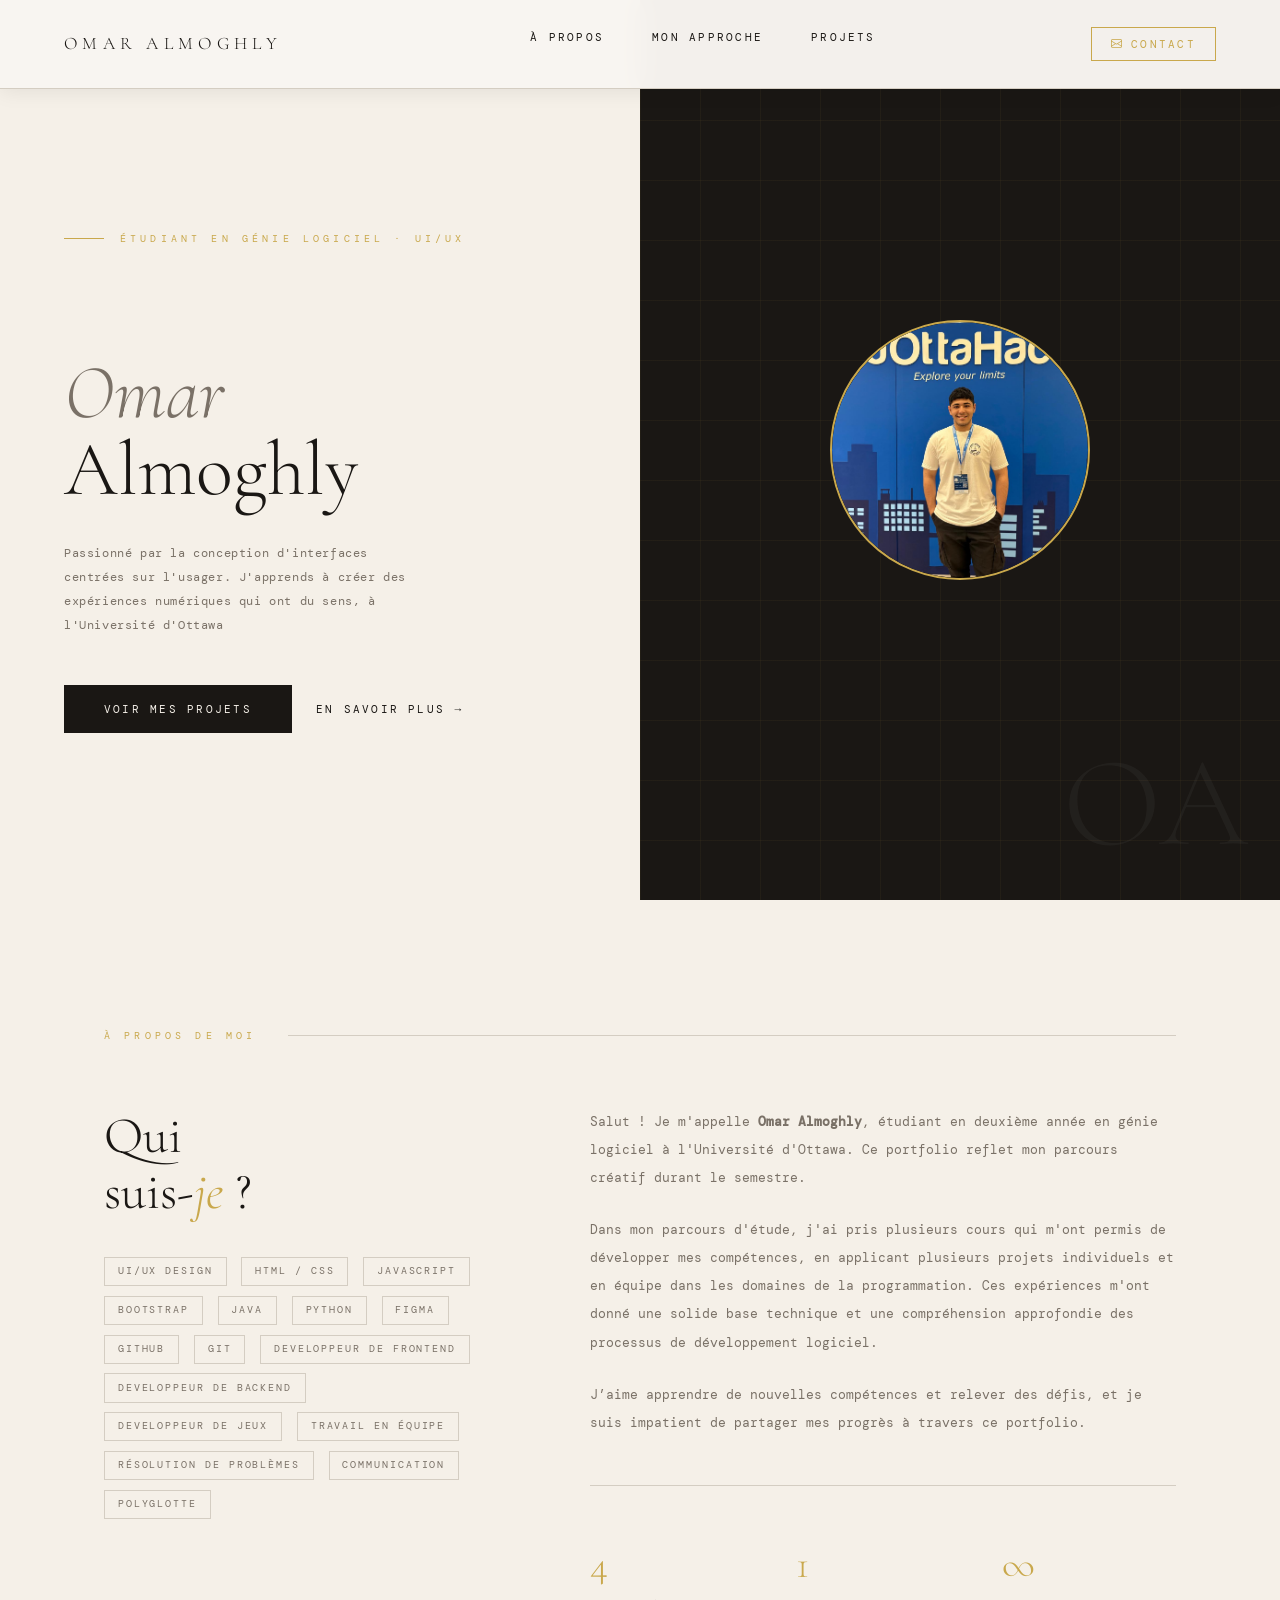
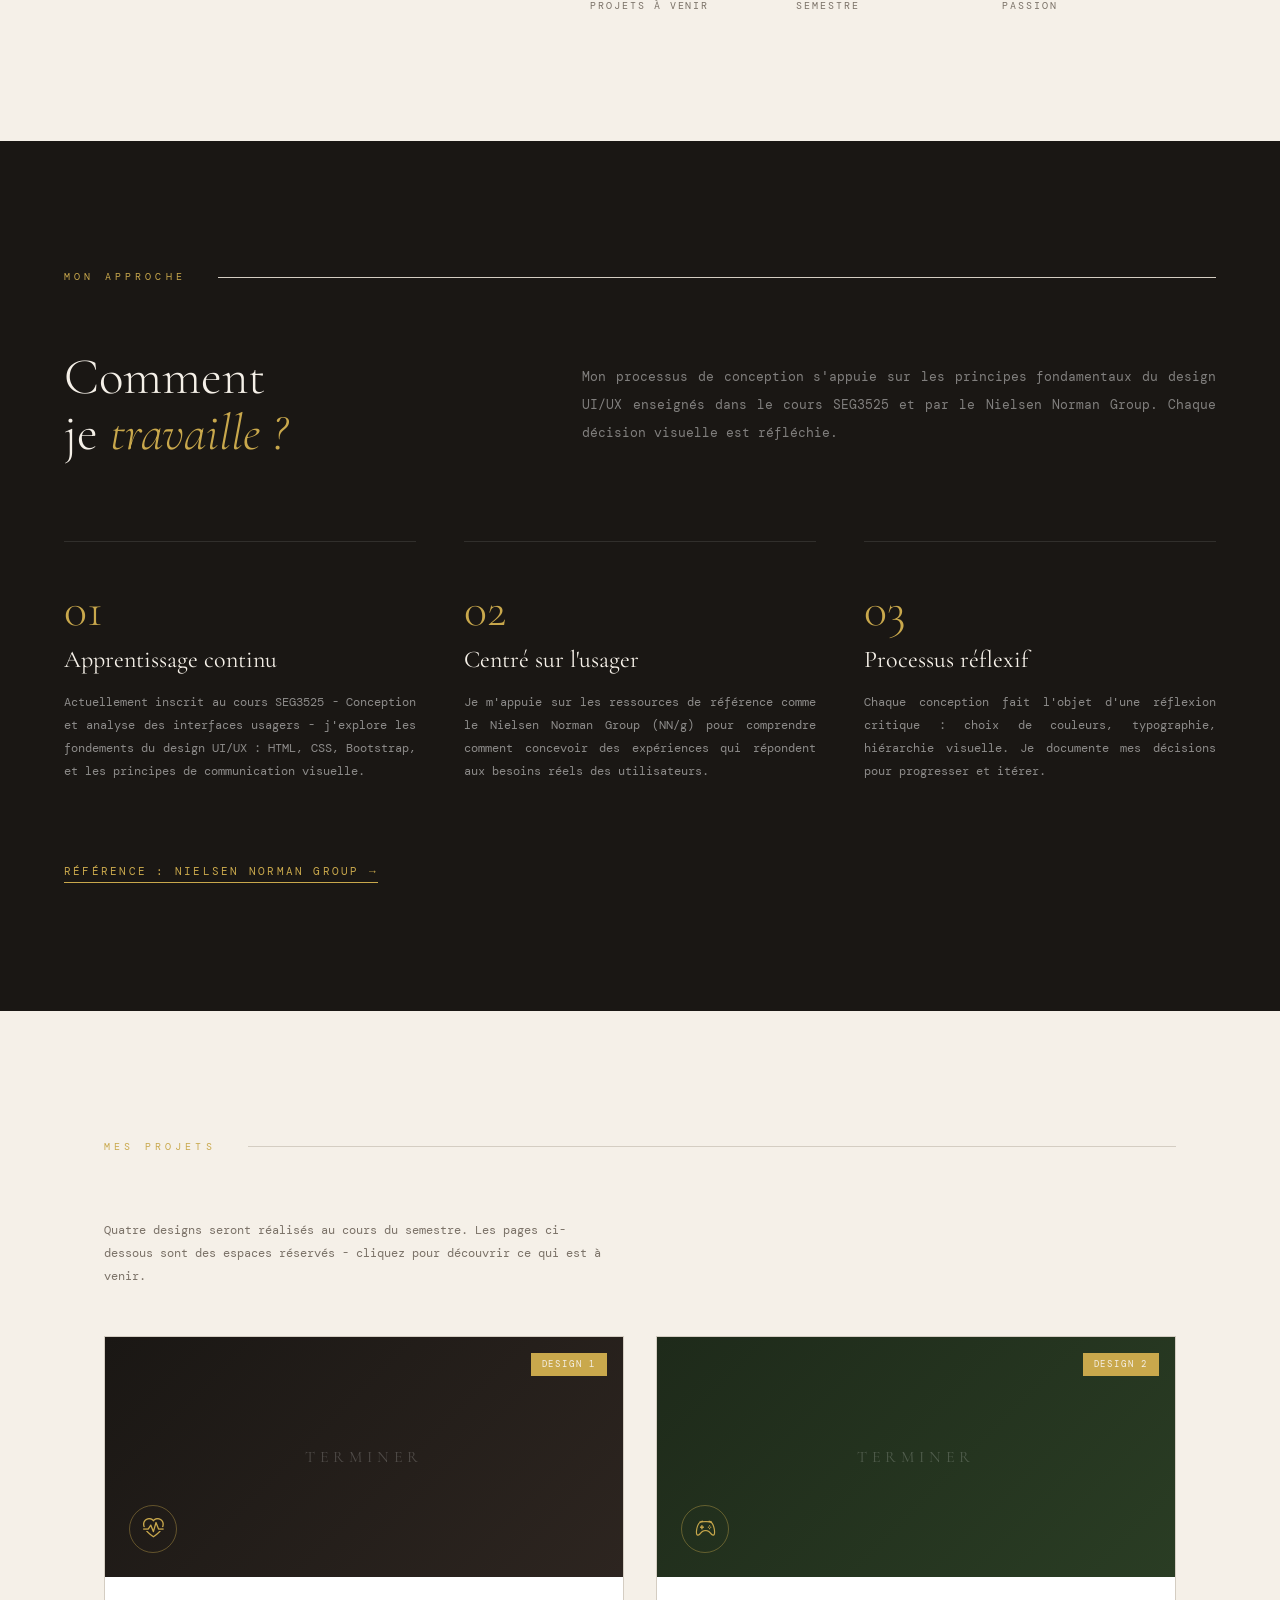
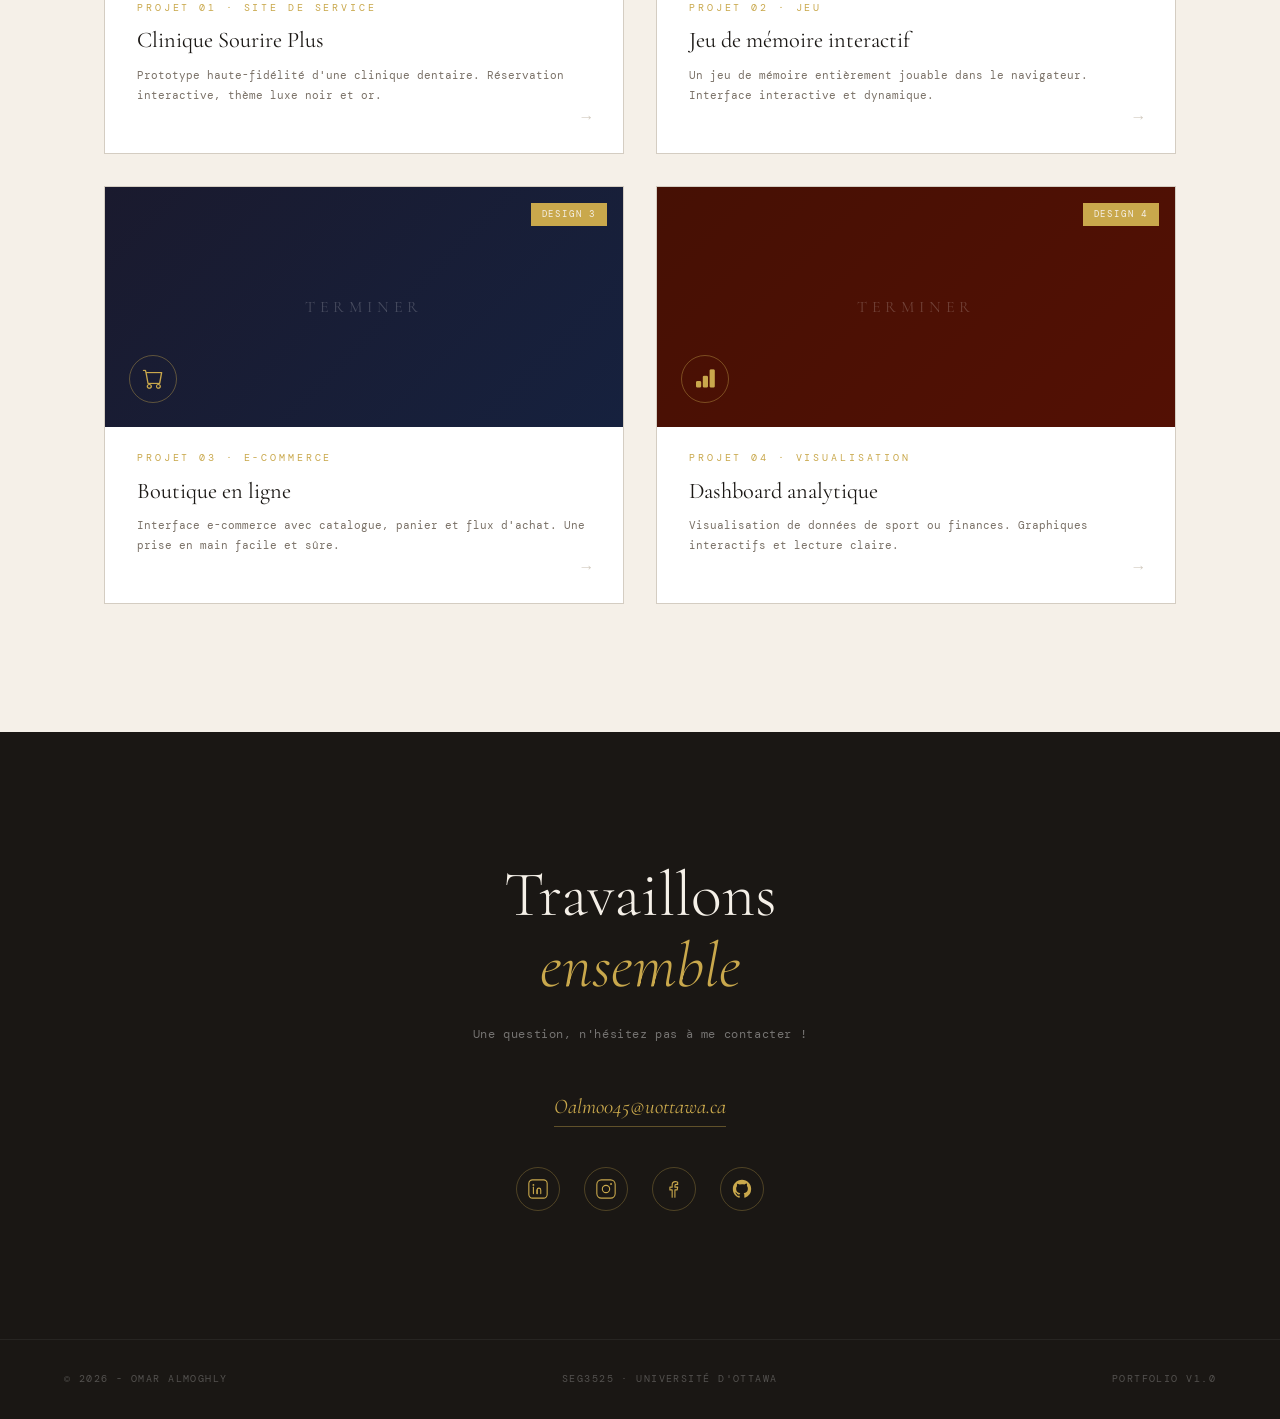
<file: index.html>
<!DOCTYPE html>
<html lang="fr">
<head>
  <meta charset="UTF-8" />
  <meta name="viewport" content="width=device-width, initial-scale=1.0" />
  <title>Portfolio - Omar Almoghly</title>
  <link href="https://fonts.googleapis.com/css2?family=Cormorant+Garamond:ital,wght@0,300;0,400;0,600;1,300;1,400&family=DM+Mono:wght@300;400&display=swap" rel="stylesheet" />
  <!-- Bootstrap -->
  <link href="https://cdn.jsdelivr.net/npm/bootstrap@5.3.3/dist/css/bootstrap.min.css" rel="stylesheet">
  <!-- Bootstrap Icons -->
  <link rel="stylesheet" href="https://cdn.jsdelivr.net/npm/bootstrap-icons@1.11.3/font/bootstrap-icons.min.css">
  <link rel="stylesheet" href="css/style.css" />
</head>
<body>

  <!-- NAVBAR -->
  <nav>
    <a href="#" class="nav-logo">Omar Almoghly</a>
    <ul class="nav-links">
      <li><a href="#apropos">à propos</a></li>
      <li><a href="#approche">Mon approche</a></li>
      <li><a href="#projets">Projets</a></li>
    </ul>
    <a href="#contact" class="nav-contact">
  <i class="bi bi-envelope" style="margin-right: 0.4rem;"></i>Contact
</a>
  </nav>

  <!-- HERO -->
  <section id="hero">
    <div class="hero-left">
      <div class="hero-label">Étudiant en génie logiciel · UI/UX</div>
      <h1 class="hero-name">
        <br><em>Omar</em><br>Almoghly
      </h1>
      <p class="hero-desc">
        Passionné par la conception d'interfaces centrées sur l'usager.
        J'apprends à créer des expériences numériques qui ont du sens,
        à l'Université d'Ottawa
      </p>
      <div class="hero-actions">
        <a href="#projets" class="btn-primary-custom">Voir mes projets</a>
        <a href="#apropos" class="btn-secondary-custom">En savoir plus →</a>
      </div>
    </div>
    <div class="hero-right">
      <div class="hero-grid-overlay"></div>
      <div class="hero-photo-placeholder">
        <!-- Mon  photo -->
         <img src="images/Omar.jpeg" style="width:100%;height:100%;object-fit:cover;border-radius:50%"> 
      </div>
      <div class="hero-number">OA</div>
    </div>
  </section>

  <!-- À PROPOS -->
  <section id="apropos">
    <div class="section-divider"><span>À propos de moi</span></div>
    <div class="about-grid fade-in">
      <div class="about-left">
        <h2>Qui<br>suis-<em>je</em> ?</h2>
        <div style="margin-top:2rem;">
          <span class="about-tag">UI/UX Design</span>
          <span class="about-tag">HTML / CSS</span>
          <span class="about-tag">JavaScript</span>
          <span class="about-tag">Bootstrap</span>
          <span class="about-tag">Java</span>
          <span class="about-tag">Python</span>
          <span class="about-tag">Figma</span>
          <span class="about-tag">Github</span>
          <span class="about-tag">Git</span>
          <span class="about-tag">developpeur de frontend</span>
          <span class="about-tag">developpeur de backend </span>
          <span class="about-tag">Developpeur de jeux</span>
          <span class="about-tag">Travail en équipe</span>
          <span class="about-tag">Résolution de problèmes</span>
          <span class="about-tag">Communication</span>
          <span class="about-tag">Polyglotte</span>
        </div>
      </div>
      <div class="about-right">
        <p>
          Salut ! Je m'appelle <strong>Omar Almoghly</strong>, étudiant en deuxième année en génie logiciel
          à l'Université d'Ottawa. Ce portfolio reflet mon parcours créatif
          durant le semestre.
        </p>
        <p>
          Dans mon parcours d'étude, j'ai pris plusieurs cours qui m'ont permis de développer mes compétences, en applicant plusieurs projets individuels et en équipe dans les domaines de la programmation.
          Ces expériences m'ont donné une solide base technique et une compréhension approfondie des processus de développement logiciel.

        </p>
        <p>
          J’aime apprendre de nouvelles compétences et relever des défis, et je suis impatient de partager mes progrès
         à travers ce portfolio.
        </p>
        <div class="about-stats">
          <div>
            <div class="stat-num">4</div>
            <div class="stat-label">Projets à venir</div>
          </div>
          <div>
            <div class="stat-num">1</div>
            <div class="stat-label">Semestre</div>
          </div>
          <div>
            <div class="stat-num">∞</div>
            <div class="stat-label">Passion</div>
          </div>
        </div>
      </div>
    </div>
  </section>

  <!-- MON APPROCHE -->
<section id="approche">
  <div class="approach-inner">
    <div class="section-divider"><span>Mon approche</span></div>
    <div class="approach-header">
      <h2>Comment<br>je <em>travaille ?</em></h2>
      <p>Mon processus de conception s'appuie sur les principes fondamentaux
      du design UI/UX enseignés dans le cours SEG3525 et par le Nielsen Norman Group.
      Chaque décision visuelle est réfléchie.</p>
    </div>
    <div class="approach-grid fade-in">
      <div class="approach-card">
        <div class="approach-number">01</div>
        <h3>Apprentissage continu</h3>
        <p>Actuellement inscrit au cours SEG3525 - Conception et analyse des interfaces usagers -
        j'explore les fondements du design UI/UX : HTML, CSS, Bootstrap, et les principes
        de communication visuelle.</p>
      </div>
      <div class="approach-card">
        <div class="approach-number">02</div>
        <h3>Centré sur l'usager</h3>
        <p>Je m'appuie sur les ressources de référence comme le Nielsen Norman Group (NN/g)
        pour comprendre comment concevoir des expériences qui répondent aux besoins réels
        des utilisateurs.</p>
      </div>
      <div class="approach-card">
        <div class="approach-number">03</div>
        <h3>Processus réflexif</h3>
        <p>Chaque conception fait l'objet d'une réflexion critique : choix de couleurs,
        typographie, hiérarchie visuelle. Je documente mes décisions pour progresser
        et itérer.</p>
      </div>
    </div>
    <a href="https://www.nngroup.com/" target="_blank" class="approach-link">
      Référence : Nielsen Norman Group →
    </a>
  </div>
</section>

  <!-- PROJETS -->
  <section id="projets">
    <div class="section-divider"><span>Mes projets</span></div>
    <p style="font-size:0.72rem;color:var(--muted);margin-bottom:3rem;max-width:500px;line-height:2;">
      Quatre designs seront réalisés au cours du semestre. Les pages ci-dessous sont des
      espaces réservés - cliquez pour découvrir ce qui est à venir.
    </p>
   <div class="projects-grid fade-in">

  <!-- Design 1 -->
  <a href="https://omaralmoghly.github.io/Sourire-plus/" target="_blank" class="project-card">
   <div class="project-img project-img-1">
  <span class="project-badge">Design 1</span>
   <span class="project-coming">Terminer</span>
  <div class="project-icon">
    <i class="bi bi-heart-pulse" style="font-size:1.3rem; color:#c9a84c;"></i>
  </div>
</div>
<div class="project-body">
  <div class="project-num">Projet 01 · Site de service</div>
  <div class="project-title">Clinique Sourire Plus</div>
  <p class="project-desc">Prototype haute-fidélité d'une clinique dentaire.
  Réservation interactive, thème luxe noir et or.</p>
</div>
    <span class="project-arrow">→</span>
  </a>

  <!-- Design 2 -->
  <a href="pages/design2.html" class="project-card">
    <div class="project-img project-img-2">
      <span class="project-coming">Terminer</span>
      <span class="project-badge">Design 2</span>
      <div class="project-icon">
        <i class="bi bi-controller" style="font-size:1.3rem; color:#c9a84c;"></i>
      </div>
    </div>
    <div class="project-body">
      <div class="project-num">Projet 02 · Jeu</div>
      <div class="project-title">Jeu de mémoire interactif</div>
      <p class="project-desc">Un jeu de mémoire entièrement jouable dans le navigateur.
      Interface interactive et dynamique.</p>
    </div>
    <span class="project-arrow">→</span>
  </a>

  <!-- Design 3 -->
  <a href="pages/design3.html" class="project-card">
    <div class="project-img project-img-3">
      <span class="project-coming">Terminer</span>
      <span class="project-badge">Design 3</span>
      <div class="project-icon">
        <i class="bi bi-cart" style="font-size:1.3rem; color:#c9a84c;"></i>
      </div>
    </div>
    <div class="project-body">
      <div class="project-num">Projet 03 · E-commerce</div>
      <div class="project-title">Boutique en ligne</div>
      <p class="project-desc">Interface e-commerce avec catalogue, panier et flux d'achat.
      Une prise en main facile et sûre.</p>
    </div>
    <span class="project-arrow">→</span>
  </a>

  <!-- Design 4 -->
  <a href="pages/design4.html" class="project-card">
    <div class="project-img project-img-4">
      <span class="project-coming">Terminer</span>
      <span class="project-badge">Design 4</span>
      <div class="project-icon">
        <i class="bi bi-bar-chart-fill" style="font-size:1.3rem; color:#c9a84c;"></i>
      </div>
    </div>
    <div class="project-body">
      <div class="project-num">Projet 04 · Visualisation</div>
      <div class="project-title">Dashboard analytique</div>
      <p class="project-desc">Visualisation de données de sport ou finances.
      Graphiques interactifs et lecture claire.</p>
    </div>
    <span class="project-arrow">→</span>
  </a>

</div>
  </section>

  <!-- CONTACT -->
  <section id="contact">
  <div class="section-divide"></div>
  <h2>Travaillons<br><em>ensemble</em></h2>
  <p>Une question, n'hésitez pas à me contacter !</p>
  <a href="mailto:Oalmo045@uottawa.ca" class="contact-email">Oalmo045@uottawa.ca</a>

  <!-- Logos sociaux -->
  <div style="display:flex; gap:1.5rem; justify-content:center; margin-top:2.5rem;">

    <!-- LinkedIn -->
    <a href="https://linkedin.com/in/omar-basman-almoghly-37208b328" target="_blank" class="social-icon">
      <svg width="22" height="22" viewBox="0 0 24 24" fill="none" xmlns="http://www.w3.org/2000/svg">
        <rect x="2" y="2" width="20" height="20" rx="4" stroke="#c9a84c" stroke-width="1.2"/>
        <path d="M7 10v7" stroke="#c9a84c" stroke-width="1.2" stroke-linecap="round"/>
        <circle cx="7" cy="7.5" r="1" fill="#c9a84c"/>
        <path d="M11 17v-4a2 2 0 0 1 4 0v4" stroke="#c9a84c" stroke-width="1.2" stroke-linecap="round"/>
        <path d="M11 13v4" stroke="#c9a84c" stroke-width="1.2" stroke-linecap="round"/>
      </svg>
    </a>

    <!-- Instagram -->
    <a href="https://instagram.com/omar_almoghly1" target="_blank" class="social-icon">
      <svg width="22" height="22" viewBox="0 0 24 24" fill="none" xmlns="http://www.w3.org/2000/svg">
        <rect x="2" y="2" width="20" height="20" rx="5" stroke="#c9a84c" stroke-width="1.2"/>
        <circle cx="12" cy="12" r="4" stroke="#c9a84c" stroke-width="1.2"/>
        <circle cx="17.5" cy="6.5" r="1" fill="#c9a84c"/>
      </svg>
    </a>

    <!-- Facebook -->
    <a href="https://facebook.com/Omar Basman" target="_blank" class="social-icon">
      <svg width="22" height="22" viewBox="0 0 24 24" fill="none" xmlns="http://www.w3.org/2000/svg">
        <path d="M13 21v-8h2.5l.5-3H13V8.5C13 7.7 13.4 7 14.5 7H16V4.5S15 4 13.5 4C11 4 10 5.5 10 7.5V10H7.5v3H10v8" 
              stroke="#c9a84c" stroke-width="1.2" stroke-linecap="round" stroke-linejoin="round"/>
      </svg>
    </a>
    <!-- Github -->
    <a href="https://github.com/OmarAlmoghly" target="_blank" class="social-icon">
      <svg width="22" height="22" viewBox="0 0 24 24" fill="none" xmlns="http://www.w3.org/2000/svg">
      <path d="M12 2C6.48 2 2 6.48 2 12c0 4.42 2.87 8.17 6.84 9.49.5.09.68-.22.68-.48v-1.7c-2.78.6-3.37-1.34-3.37-1.34-.45-1.16-1.1-1.47-1.1-1.47-.9-.62.07-.6.07-.6 1 .07 1.52 1.02 1.52 1.02.89 1.52 2.33 1.08 2.9.83.09-.65.35-1.08.63-1.33-2.22-.25-4.55-1.11-4.55-4.94 0-1.09.39-1.98 1.03-2.68-.1-.25-.45-1.27.1-2.64 0 0 .84-.27 2.75 1.02A9.56 9.56 0 0 1 12 6.8c.85.004 1.71.115 2.51.337 1.91-1.29 2.75-1.02 2.75-1.02.55 1.37.2 2.39.1 2.64.64.7 1.03 1.59 1.03 2.68 0 3.84-2.34 4.68-4.57 4.93.36.31.68.92.68 1.85v2.74c0 .27.18.58.69.48A10.01 10.01 0 0 0 22 12c0-5.52-4.48-10-10-10z" 
          fill="#c9a84c"/>
  </svg>
</a>
  </div>
</section>
  <!-- FOOTER -->
  <footer>
    <span>© 2026 - Omar Almoghly</span>
    <span>SEG3525 · Université d'Ottawa</span>
    <span>Portfolio v1.0</span>
  </footer>

  <script src="https://cdn.jsdelivr.net/npm/bootstrap@5.3.0/dist/js/bootstrap.bundle.min.js"></script>
  <script src="js/script.js"></script>
</body>
</html>
</file>
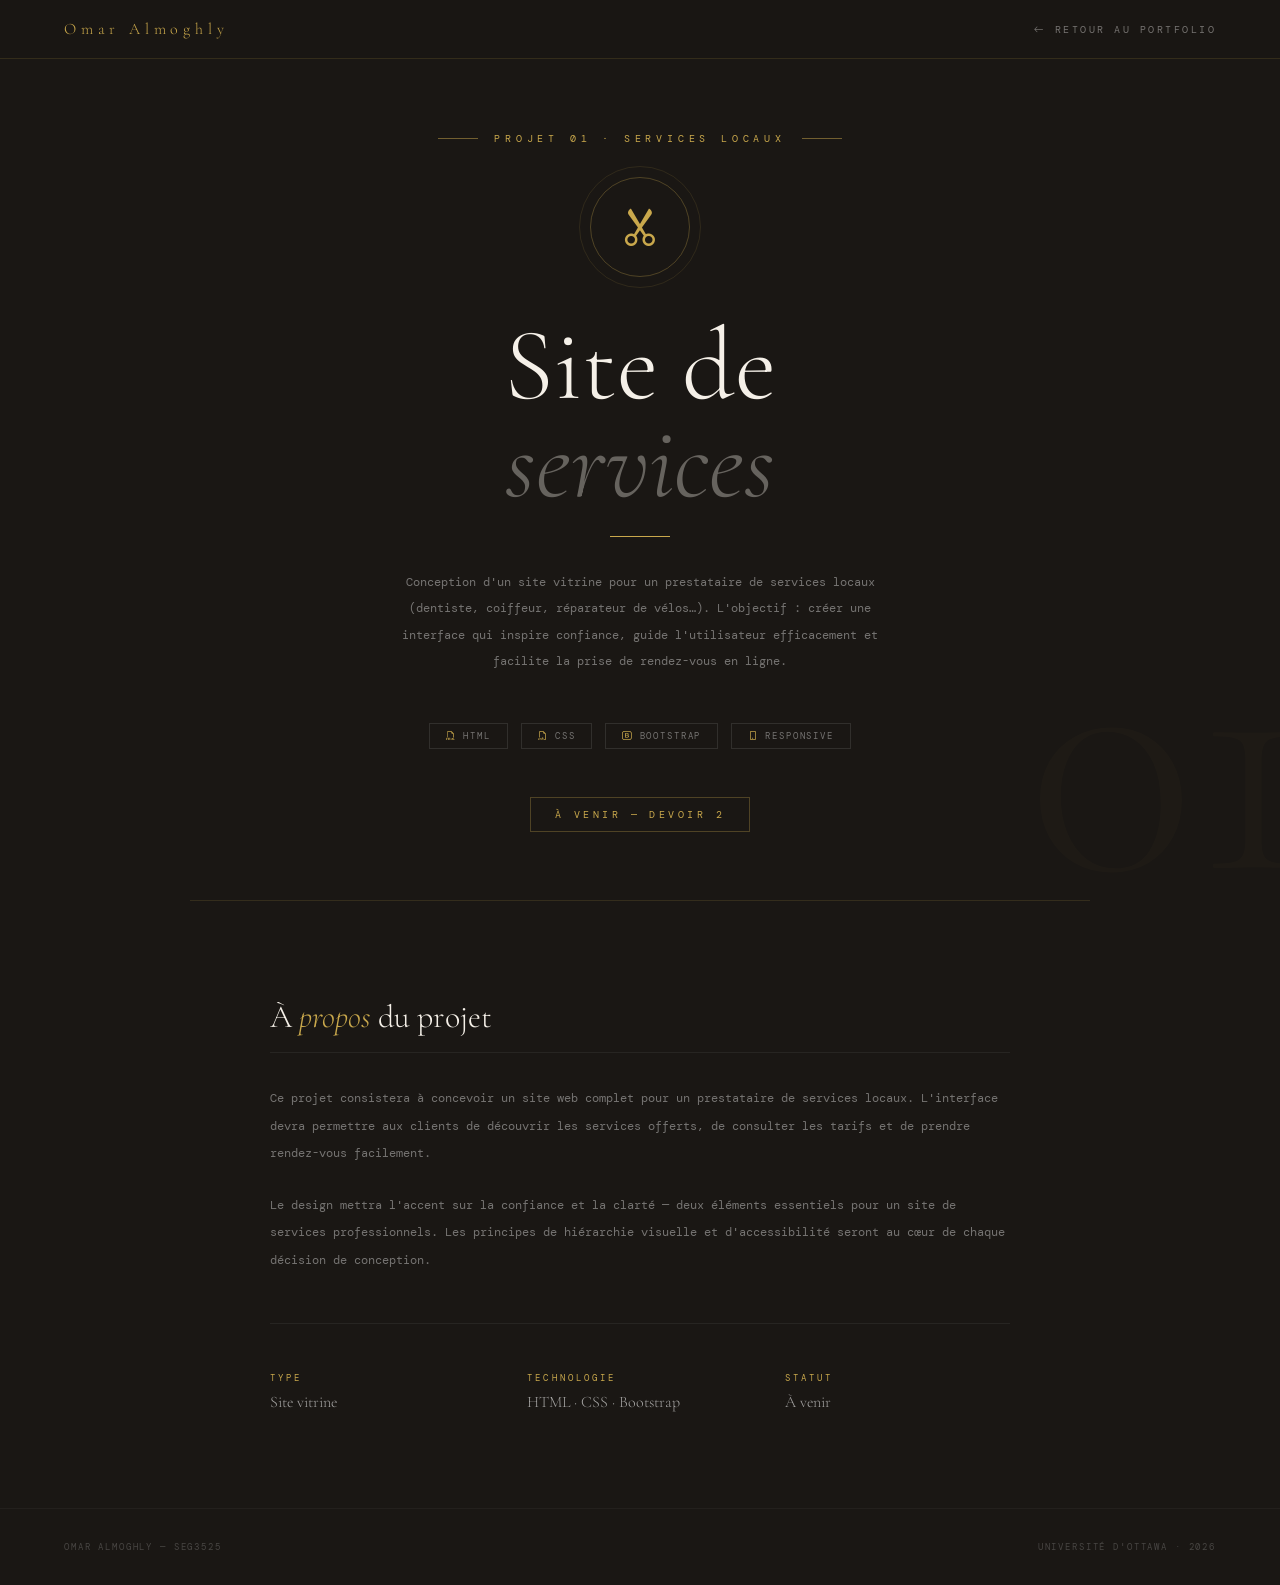
<file: pages/design1.html>
<!DOCTYPE html>
<html lang="fr">
<head>
  <meta charset="UTF-8"/>
  <meta name="viewport" content="width=device-width,initial-scale=1.0"/>
  <title>Design 01 — Site de services · Omar Almoghly</title>
  <link href="https://fonts.googleapis.com/css2?family=Cormorant+Garamond:ital,wght@0,300;1,300&family=DM+Mono:wght@300&display=swap" rel="stylesheet"/>
  <link rel="stylesheet" href="https://cdn.jsdelivr.net/npm/bootstrap-icons@1.11.0/font/bootstrap-icons.css"/>
  <link rel="stylesheet" href="../css/placeholder.css"/>
  <style> body { background: #1a1714; } </style>
</head>
<body>

  <nav class="ph-nav">
    <span class="ph-nav-logo">Omar Almoghly</span>
    <a href="index.html" class="ph-back">
      <i class="bi bi-arrow-left"></i> Retour au portfolio
    </a>
  </nav>

  <section class="ph-hero">
    <div class="ph-eyebrow">Projet 01 · Services locaux</div>
    <div class="ph-icon-wrap">
      <i class="bi bi-scissors"></i>
    </div>
    <h1 class="ph-title">
      Site de<br><em>services</em>
    </h1>
    <div class="ph-line"></div>
    <p class="ph-desc">
      Conception d'un site vitrine pour un prestataire de services locaux
      (dentiste, coiffeur, réparateur de vélos…). L'objectif : créer une
      interface qui inspire confiance, guide l'utilisateur efficacement
      et facilite la prise de rendez-vous en ligne.
    </p>
    <div class="ph-badge-row">
      <span class="ph-badge"><i class="bi bi-filetype-html"></i> HTML</span>
      <span class="ph-badge"><i class="bi bi-filetype-css"></i> CSS</span>
      <span class="ph-badge"><i class="bi bi-bootstrap"></i> Bootstrap</span>
      <span class="ph-badge"><i class="bi bi-phone"></i> Responsive</span>
    </div>
    <span class="ph-status"> À venir — Devoir 2</span>
    <div class="ph-bg-num">01</div>
  </section>

  <section class="ph-info">
    <h2 class="ph-info-title">À <em>propos</em> du projet</h2>
    <p>Ce projet consistera à concevoir un site web complet pour un prestataire
    de services locaux. L'interface devra permettre aux clients de découvrir les
    services offerts, de consulter les tarifs et de prendre rendez-vous facilement.</p>
    <p>Le design mettra l'accent sur la confiance et la clarté — deux éléments
    essentiels pour un site de services professionnels. Les principes de hiérarchie
    visuelle et d'accessibilité seront au cœur de chaque décision de conception.</p>
    <div class="ph-detail-grid">
      <div class="ph-detail-item">
        <div class="ph-detail-label">Type</div>
        <div class="ph-detail-value">Site vitrine</div>
      </div>
      <div class="ph-detail-item">
        <div class="ph-detail-label">Technologie</div>
        <div class="ph-detail-value">HTML · CSS · Bootstrap</div>
      </div>
      <div class="ph-detail-item">
        <div class="ph-detail-label">Statut</div>
        <div class="ph-detail-value">À venir</div>
      </div>
    </div>
  </section>

  <footer class="ph-footer">
    <span>Omar Almoghly — SEG3525</span>
    <span>Université d'Ottawa · 2026</span>
  </footer>

</body>
</html>
</file>
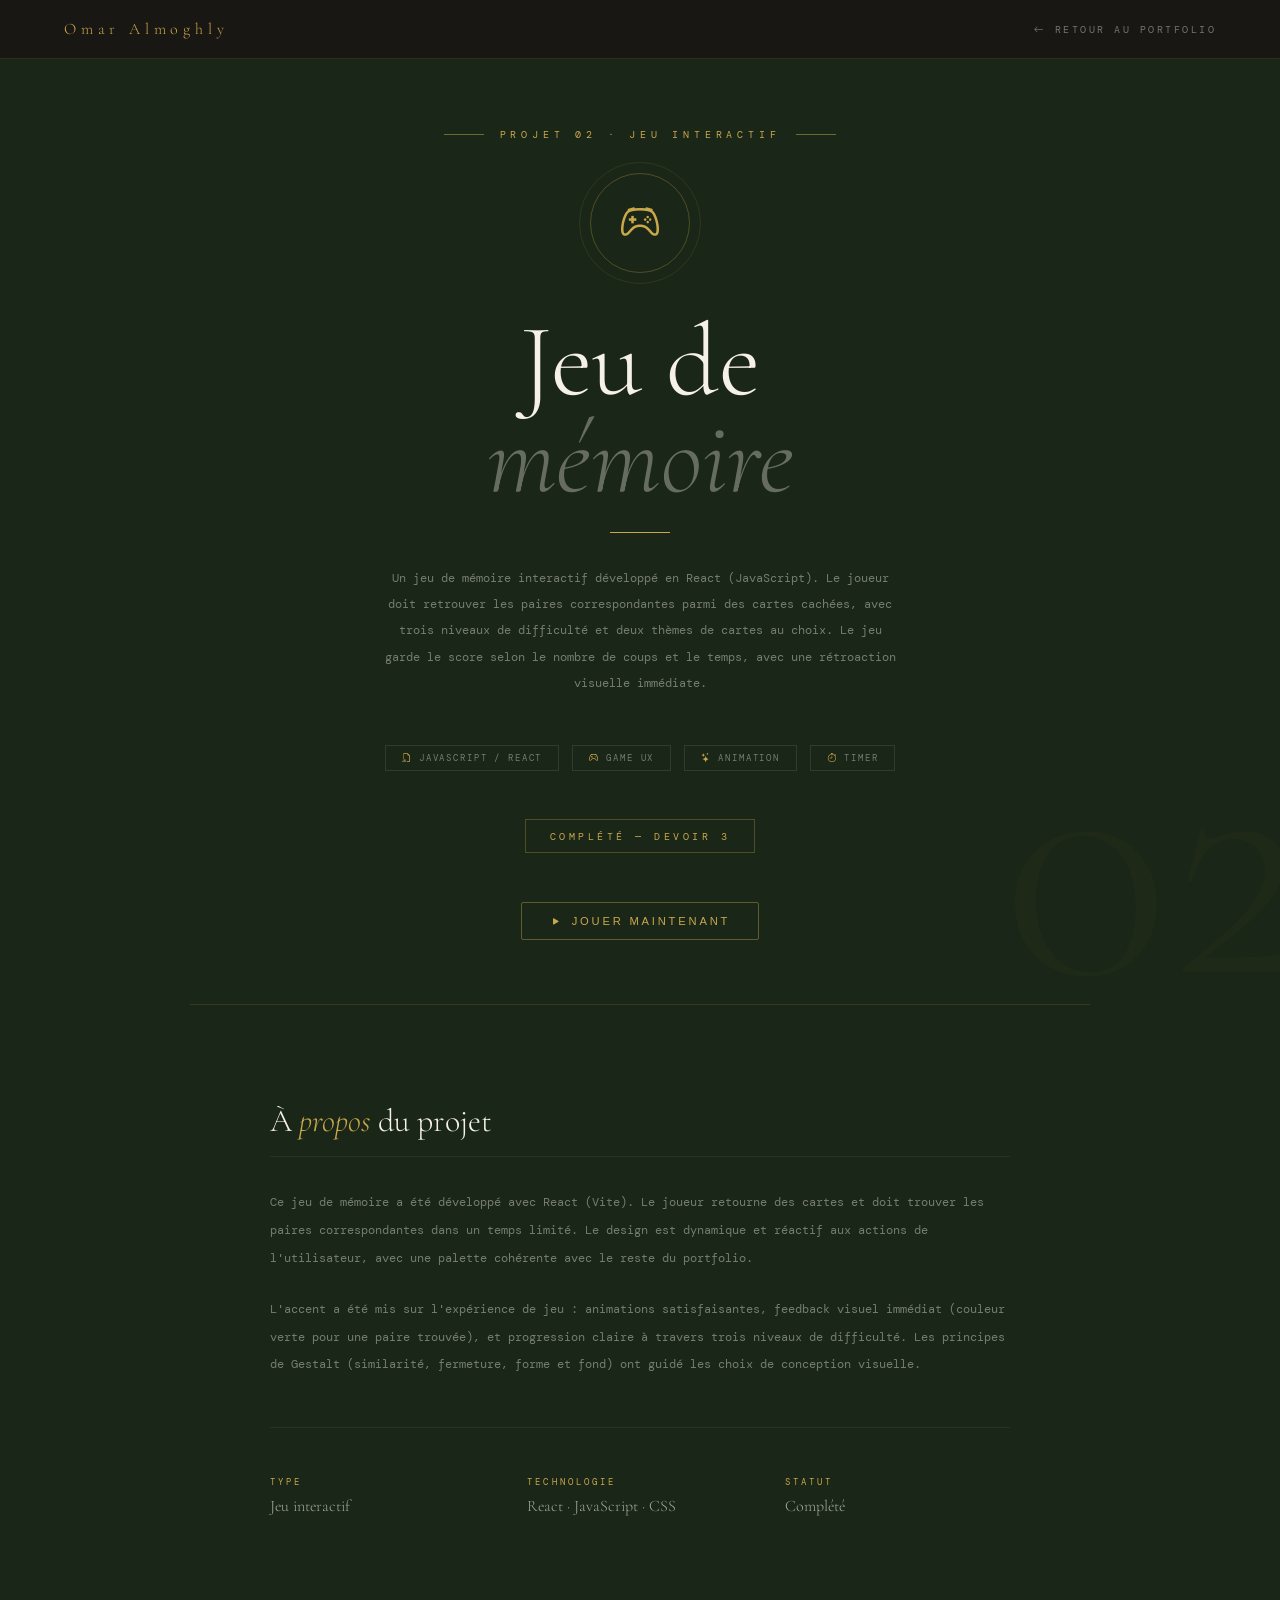
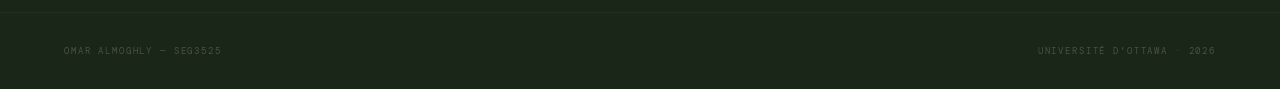
<file: pages/design2.html>
<!DOCTYPE html>
<html lang="fr">
<head>
  <meta charset="UTF-8"/>
  <meta name="viewport" content="width=device-width,initial-scale=1.0"/>
  <title>Design 02 — Jeu de mémoire · Omar Almoghly</title>
  <link href="https://fonts.googleapis.com/css2?family=Cormorant+Garamond:ital,wght@0,300;1,300&family=DM+Mono:wght@300&display=swap" rel="stylesheet"/>
  <link rel="stylesheet" href="https://cdn.jsdelivr.net/npm/bootstrap-icons@1.11.0/font/bootstrap-icons.css"/>
  <link rel="stylesheet" href="../css/placeholder.css"/>
  <style>
    body { background: #1a2617; }
    .ph-play-btn {
      display: inline-block;
      margin-top: 28px;
      padding: 12px 28px;
      background: transparent;
      color: #c9a84c;
      border: 1px solid rgba(201,168,76,0.4);
      border-radius: 2px;
      font-family: 'Helvetica Neue', Arial, sans-serif;
      font-size: 0.7rem;
      text-transform: uppercase;
      letter-spacing: 0.25em;
      font-weight: 500;
      text-decoration: none;
      transition: all 0.3s ease;
    }
    .ph-play-btn:hover {
      background: rgba(201,168,76,0.1);
      border-color: #c9a84c;
      color: #e8d9a0;
    }
    .ph-play-btn i { margin-right: 8px; }
  </style>
</head>
<body>
  <nav class="ph-nav">
    <span class="ph-nav-logo">Omar Almoghly</span>
    <a href="index.html" class="ph-back">
      <i class="bi bi-arrow-left"></i> Retour au portfolio
    </a>
  </nav>
  <section class="ph-hero">
    <div class="ph-eyebrow">Projet 02 · Jeu interactif</div>
    <div class="ph-icon-wrap">
      <i class="bi bi-controller"></i>
    </div>
    <h1 class="ph-title">
      Jeu de<br><em>mémoire</em>
    </h1>
    <div class="ph-line"></div>
    <p class="ph-desc">
      Un jeu de mémoire interactif développé en React (JavaScript). Le joueur doit
      retrouver les paires correspondantes parmi des cartes cachées, avec trois niveaux
      de difficulté et deux thèmes de cartes au choix. Le jeu garde le score selon le
      nombre de coups et le temps, avec une rétroaction visuelle immédiate.
    </p>
    <div class="ph-badge-row">
      <span class="ph-badge"><i class="bi bi-filetype-js"></i> JavaScript / React</span>
      <span class="ph-badge"><i class="bi bi-controller"></i> Game UX</span>
      <span class="ph-badge"><i class="bi bi-stars"></i> Animation</span>
      <span class="ph-badge"><i class="bi bi-stopwatch"></i> Timer</span>
    </div>
    <span class="ph-status">Complété — Devoir 3</span>
    <br/>
    <a href="https://omaralmoghly.github.io/jeu-memoire/" target="_blank" class="ph-play-btn">
      <i class="bi bi-play-fill"></i>Jouer maintenant
    </a>
    <div class="ph-bg-num">02</div>
  </section>
  <section class="ph-info">
    <h2 class="ph-info-title">À <em>propos</em> du projet</h2>
    <p>Ce jeu de mémoire a été développé avec React (Vite). Le joueur retourne des
    cartes et doit trouver les paires correspondantes dans un temps limité. Le design
    est dynamique et réactif aux actions de l'utilisateur, avec une palette cohérente
    avec le reste du portfolio.</p>
    <p>L'accent a été mis sur l'expérience de jeu : animations satisfaisantes,
    feedback visuel immédiat (couleur verte pour une paire trouvée), et progression
    claire à travers trois niveaux de difficulté. Les principes de Gestalt (similarité,
    fermeture, forme et fond) ont guidé les choix de conception visuelle.</p>
    <div class="ph-detail-grid">
      <div class="ph-detail-item">
        <div class="ph-detail-label">Type</div>
        <div class="ph-detail-value">Jeu interactif</div>
      </div>
      <div class="ph-detail-item">
        <div class="ph-detail-label">Technologie</div>
        <div class="ph-detail-value">React · JavaScript · CSS</div>
      </div>
      <div class="ph-detail-item">
        <div class="ph-detail-label">Statut</div>
        <div class="ph-detail-value">Complété</div>
      </div>
    </div>
  </section>
  <footer class="ph-footer">
    <span>Omar Almoghly — SEG3525</span>
    <span>Université d'Ottawa · 2026</span>
  </footer>
</body>
</html>
</file>
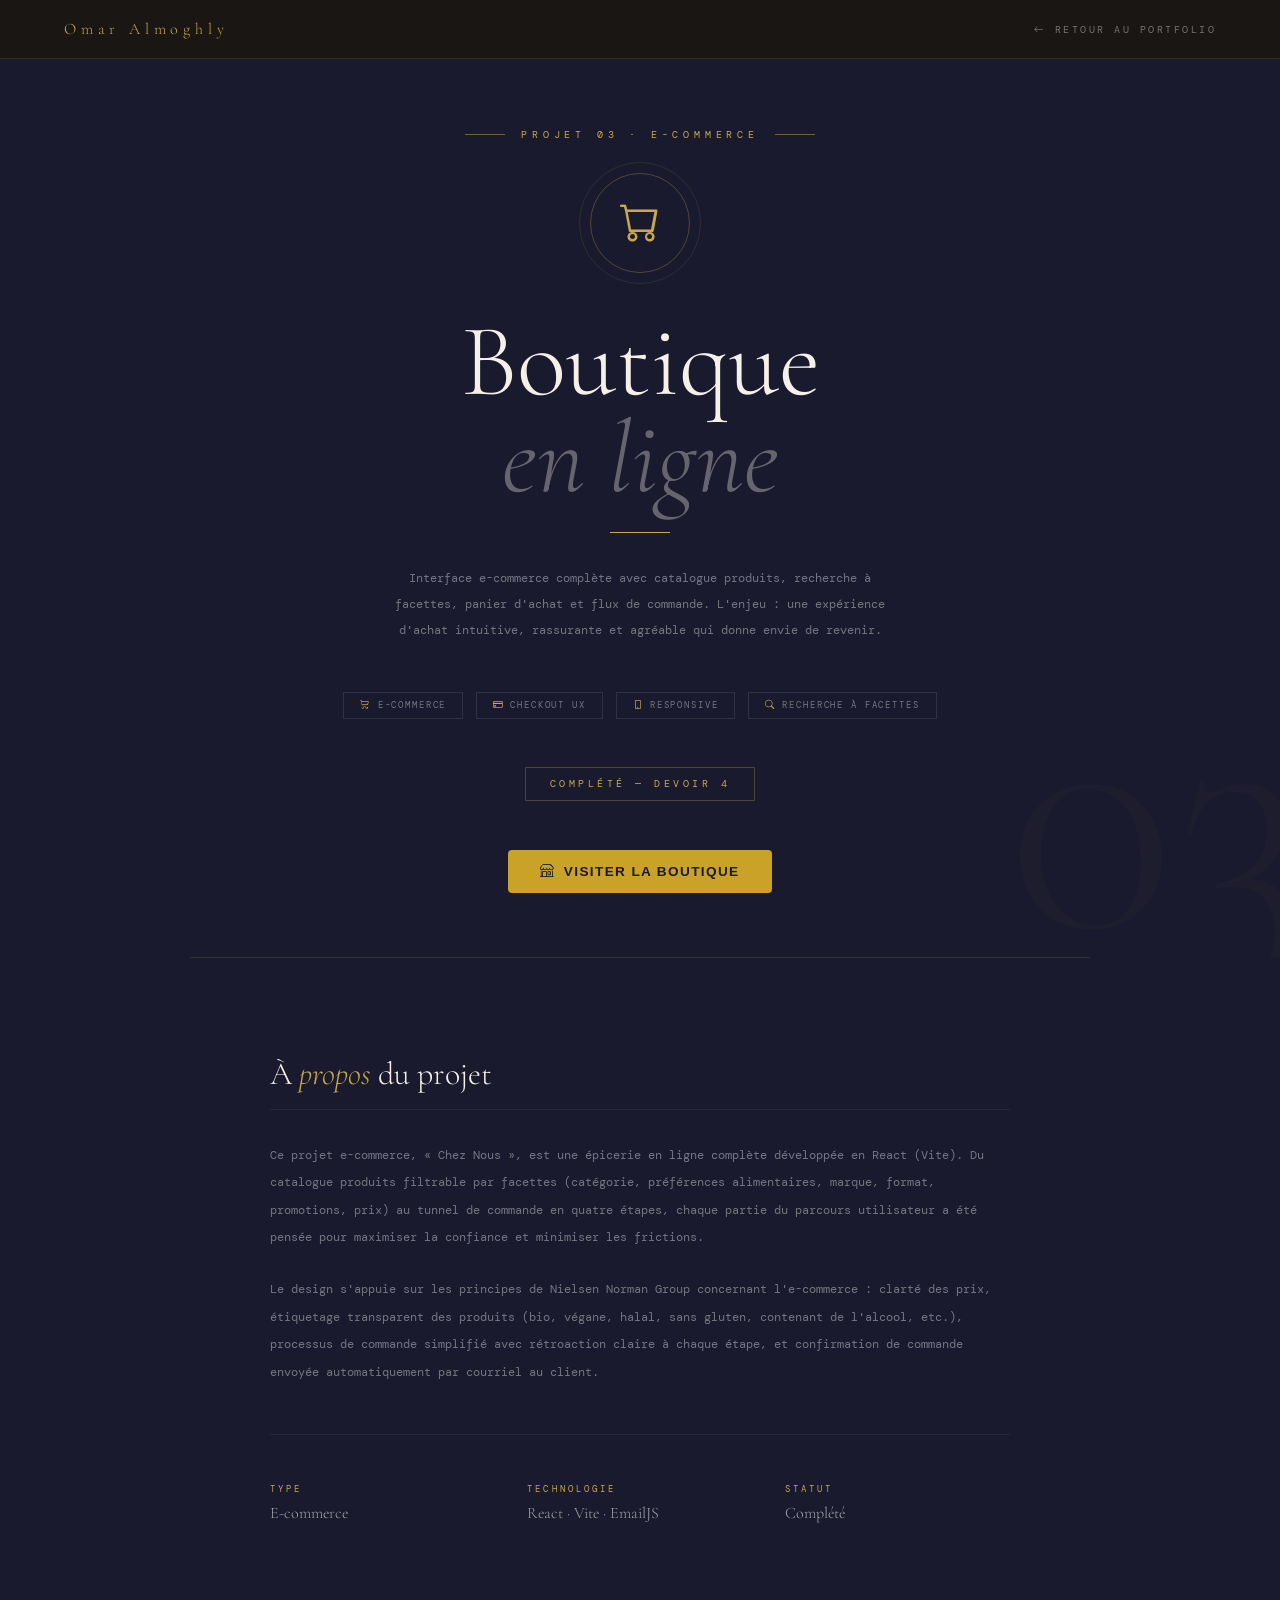
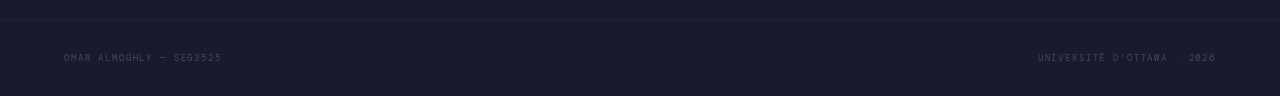
<file: pages/design3.html>
<!DOCTYPE html>
<html lang="fr">
<head>
  <meta charset="UTF-8"/>
  <meta name="viewport" content="width=device-width,initial-scale=1.0"/>
  <title>Design 03 — Boutique en ligne · Omar Almoghly</title>
  <link href="https://fonts.googleapis.com/css2?family=Cormorant+Garamond:ital,wght@0,300;1,300&family=DM+Mono:wght@300&display=swap" rel="stylesheet"/>
  <link rel="stylesheet" href="https://cdn.jsdelivr.net/npm/bootstrap-icons@1.11.0/font/bootstrap-icons.css"/>
  <link rel="stylesheet" href="../css/placeholder.css"/>
  <style>
    body { background: #1a1a2e; }
    .ph-play-btn {
      display: inline-block;
      margin-top: 28px;
      padding: 14px 32px;
      background: #c9a227;
      color: #1a1a2e;
      border-radius: 4px;
      font-family: 'Helvetica Neue', Arial, sans-serif;
      font-size: 0.85rem;
      text-transform: uppercase;
      letter-spacing: 0.1em;
      font-weight: 600;
      text-decoration: none;
      transition: background 0.2s;
    }
    .ph-play-btn:hover { background: #e8d9a0; }
    .ph-play-btn i { margin-right: 8px; }
  </style>
</head>
<body>

  <nav class="ph-nav">
    <span class="ph-nav-logo">Omar Almoghly</span>
    <a href="index.html" class="ph-back">
      <i class="bi bi-arrow-left"></i> Retour au portfolio
    </a>
  </nav>

  <section class="ph-hero">
    <div class="ph-eyebrow">Projet 03 · E-commerce</div>
    <div class="ph-icon-wrap">
      <i class="bi bi-cart"></i>
    </div>
    <h1 class="ph-title">
      Boutique<br><em>en ligne</em>
    </h1>
    <div class="ph-line"></div>
    <p class="ph-desc">
      Interface e-commerce complète avec catalogue produits, recherche à facettes,
      panier d'achat et flux de commande. L'enjeu : une expérience d'achat intuitive,
      rassurante et agréable qui donne envie de revenir.
    </p>
    <div class="ph-badge-row">
      <span class="ph-badge"><i class="bi bi-cart3"></i> E-commerce</span>
      <span class="ph-badge"><i class="bi bi-credit-card"></i> Checkout UX</span>
      <span class="ph-badge"><i class="bi bi-phone"></i> Responsive</span>
      <span class="ph-badge"><i class="bi bi-search"></i> Recherche à facettes</span>
    </div>
    <span class="ph-status">Complété — Devoir 4</span>
    <br/>
    <a href="https://omaralmoghly.github.io/Chez-nous/" target="_blank" class="ph-play-btn">
      <i class="bi bi-shop"></i>Visiter la boutique
    </a>
    <div class="ph-bg-num">03</div>
  </section>

  <section class="ph-info">
    <h2 class="ph-info-title">À <em>propos</em> du projet</h2>
    <p>Ce projet e-commerce, « Chez Nous », est une épicerie en ligne complète
    développée en React (Vite). Du catalogue produits filtrable par facettes
    (catégorie, préférences alimentaires, marque, format, promotions, prix) au
    tunnel de commande en quatre étapes, chaque partie du parcours utilisateur
    a été pensée pour maximiser la confiance et minimiser les frictions.</p>
    <p>Le design s'appuie sur les principes de Nielsen Norman Group concernant
    l'e-commerce : clarté des prix, étiquetage transparent des produits (bio,
    végane, halal, sans gluten, contenant de l'alcool, etc.), processus de
    commande simplifié avec rétroaction claire à chaque étape, et confirmation
    de commande envoyée automatiquement par courriel au client.</p>
    <div class="ph-detail-grid">
      <div class="ph-detail-item">
        <div class="ph-detail-label">Type</div>
        <div class="ph-detail-value">E-commerce</div>
      </div>
      <div class="ph-detail-item">
        <div class="ph-detail-label">Technologie</div>
        <div class="ph-detail-value">React · Vite · EmailJS</div>
      </div>
      <div class="ph-detail-item">
        <div class="ph-detail-label">Statut</div>
        <div class="ph-detail-value">Complété</div>
      </div>
    </div>
  </section>

  <footer class="ph-footer">
    <span>Omar Almoghly — SEG3525</span>
    <span>Université d'Ottawa · 2026</span>
  </footer>

</body>
</html>
</file>
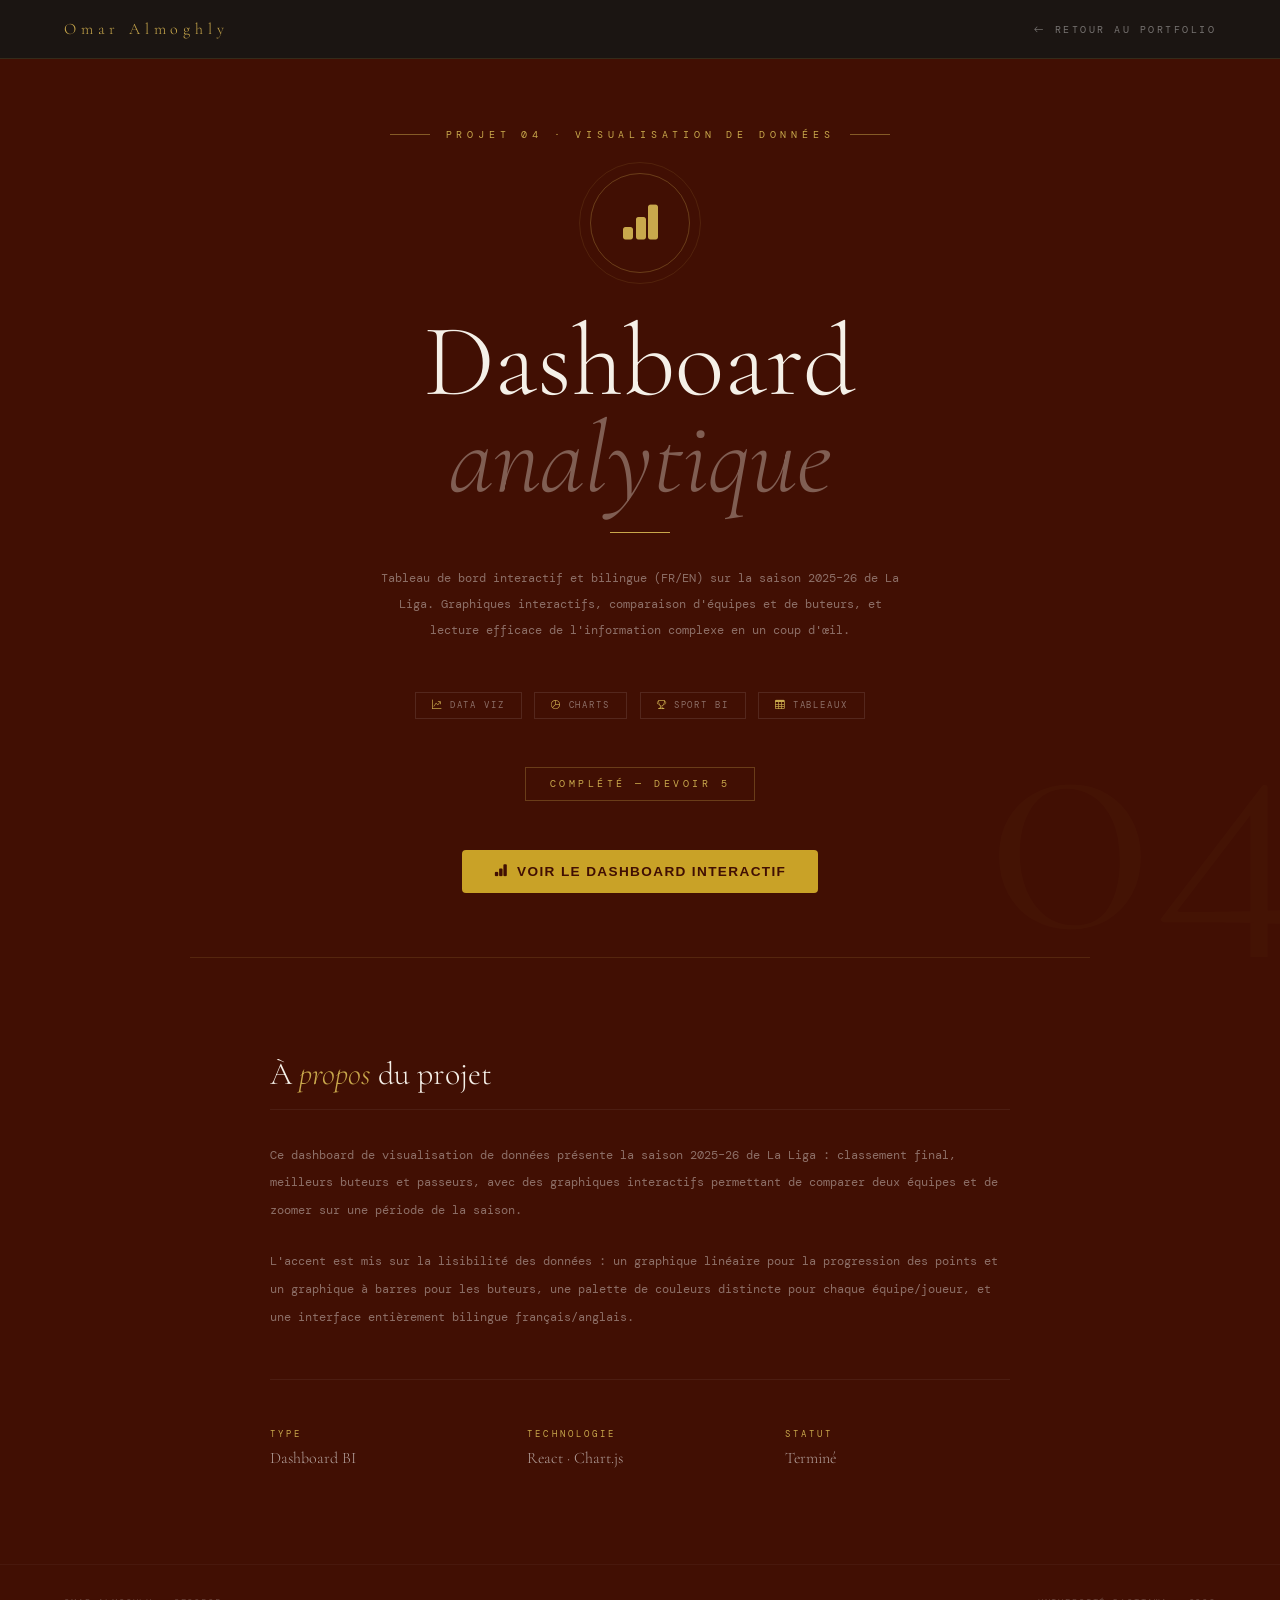
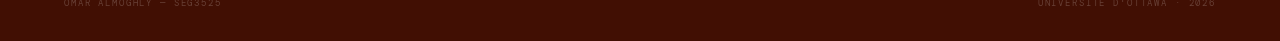
<file: pages/design4.html>
<!DOCTYPE html>
<html lang="fr">
<head>
  <meta charset="UTF-8"/>
  <meta name="viewport" content="width=device-width,initial-scale=1.0"/>
  <title>Design 04 — Dashboard analytique · Omar Almoghly</title>
  <link href="https://fonts.googleapis.com/css2?family=Cormorant+Garamond:ital,wght@0,300;1,300&family=DM+Mono:wght@300&display=swap" rel="stylesheet"/>
  <link rel="stylesheet" href="https://cdn.jsdelivr.net/npm/bootstrap-icons@1.11.0/font/bootstrap-icons.css"/>
  <link rel="stylesheet" href="../css/placeholder.css"/>
  <style>
    body { background:  #410f03; }
    .ph-play-btn {
      display: inline-block;
      margin-top: 28px;
      padding: 14px 32px;
      background: #c9a227;
      color: #410f03;
      border-radius: 4px;
      font-family: 'Helvetica Neue', Arial, sans-serif;
      font-size: 0.85rem;
      text-transform: uppercase;
      letter-spacing: 0.1em;
      font-weight: 600;
      text-decoration: none;
      transition: background 0.2s;
    }
    .ph-play-btn:hover { background: #e8d9a0; }
    .ph-play-btn i { margin-right: 8px; }
  </style>
</head>
<body>

  <nav class="ph-nav">
    <span class="ph-nav-logo">Omar Almoghly</span>
    <a href="../index.html" class="ph-back">
      <i class="bi bi-arrow-left"></i> Retour au portfolio
    </a>
  </nav>

  <section class="ph-hero">
    <div class="ph-eyebrow">Projet 04 · Visualisation de données</div>
    <div class="ph-icon-wrap">
      <i class="bi bi-bar-chart-fill"></i>
    </div>
    <h1 class="ph-title">
      Dashboard<br><em>analytique</em>
    </h1>
    <div class="ph-line"></div>
    <p class="ph-desc">
      Tableau de bord interactif et bilingue (FR/EN) sur la saison 2025–26 de La Liga.
      Graphiques interactifs, comparaison d'équipes et de buteurs, et lecture
      efficace de l'information complexe en un coup d'œil.
    </p>
    <div class="ph-badge-row">
      <span class="ph-badge"><i class="bi bi-graph-up-arrow"></i> Data Viz</span>
      <span class="ph-badge"><i class="bi bi-pie-chart"></i> Charts</span>
      <span class="ph-badge"><i class="bi bi-trophy"></i> Sport BI</span>
      <span class="ph-badge"><i class="bi bi-table"></i> Tableaux</span>
    </div>
    <span class="ph-status">Complété — Devoir 5</span>
    <br/>
    <a href="design4/index.html" class="ph-play-btn">
      <i class="bi bi-bar-chart-fill"></i>Voir le dashboard interactif
    </a>
    <div class="ph-bg-num">04</div>
  </section>

  <section class="ph-info">
    <h2 class="ph-info-title">À <em>propos</em> du projet</h2>
    <p>Ce dashboard de visualisation de données présente la saison 2025–26 de La Liga :
    classement final, meilleurs buteurs et passeurs, avec des graphiques interactifs
    permettant de comparer deux équipes et de zoomer sur une période de la saison.</p>
    <p>L'accent est mis sur la lisibilité des données : un graphique linéaire pour la
    progression des points et un graphique à barres pour les buteurs, une palette de
    couleurs distincte pour chaque équipe/joueur, et une interface entièrement bilingue
    français/anglais.</p>
    <div class="ph-detail-grid">
      <div class="ph-detail-item">
        <div class="ph-detail-label">Type</div>
        <div class="ph-detail-value">Dashboard BI</div>
      </div>
      <div class="ph-detail-item">
        <div class="ph-detail-label">Technologie</div>
        <div class="ph-detail-value">React · Chart.js</div>
      </div>
      <div class="ph-detail-item">
        <div class="ph-detail-label">Statut</div>
        <div class="ph-detail-value">Terminé</div>
      </div>
    </div>
  </section>

  <footer class="ph-footer">
    <span>Omar Almoghly — SEG3525</span>
    <span>Université d'Ottawa · 2026</span>
  </footer>

</body>
</html>
</file>
<file: css/style.css>
:root {
  --cream: #f5f0e8;
  --ink: #1a1714;
  --gold: #c9a84c;
  --gold-light: #e8d5a3;
  --muted: #7a7167;
  --line: #d4cdc2;
}

* { margin: 0; padding: 0; box-sizing: border-box; }
html { scroll-behavior: smooth; }

body {
  font-family: 'DM Mono', monospace;
  background-color: var(--cream);
  color: var(--ink);
  overflow-x: hidden;
}

/* ── NAVBAR ── */
nav {
  position: fixed;
  top: 0; left: 0; right: 0;
  z-index: 700;
  display: flex;
  justify-content: space-between;
  align-items: center;
  padding: 1.5rem 4rem;
  background: rgba(248, 245, 241, 0.98);
  backdrop-filter: blur(12px);
  -webkit-backdrop-filter: blur(12px);
  border-bottom: 1px solid var(--line);
  box-shadow: 0 2px 20px rgba(0,0,0,0.08);
}

.nav-logo {
  font-family: 'Cormorant Garamond', serif;
  font-size: 1.1rem;
  font-weight: 300;
  letter-spacing: 0.3em;
  text-transform: uppercase;
  color: var(--ink);
  text-decoration: none;
}

.nav-links {
  display: flex;
  gap: 3rem;
  list-style: none;
}

.nav-links a {
  font-size: 0.7rem;
  letter-spacing: 0.2em;
  text-transform: uppercase;
  color: var(--ink);
  text-decoration: none;
  position: relative;
  padding-bottom: 2px;
}

.nav-links a::after {
  content: '';
  position: absolute;
  bottom: 0; left: 0;
  width: 0; height: 1px;
  background: var(--gold);
  transition: width 0.4s ease;
}

.nav-links a:hover::after { width: 100%; }

.nav-contact {
  font-size: 0.7rem;
  letter-spacing: 0.2em;
  text-transform: uppercase;
  color: var(--gold);
  text-decoration: none;
  border: 1px solid var(--gold);
  padding: 0.5rem 1.2rem;
  transition: all 0.3s ease;
}

.nav-contact:hover {
  background: var(--gold);
  color: var(--cream);
}

/* ── HERO ── */
#hero {
  min-height: 100vh;
  display: grid;
  grid-template-columns: 1fr 1fr;
  position: relative;
  overflow: hidden;
}

.hero-left {
  display: flex;
  flex-direction: column;
  justify-content: center;
  padding: 8rem 4rem 4rem 4rem;
}

.hero-label {
  font-size: 0.65rem;
  letter-spacing: 0.4em;
  text-transform: uppercase;
  color: var(--gold);
  margin-bottom: 2rem;
  display: flex;
  align-items: center;
  gap: 1rem;
}

.hero-label::before {
  content: '';
  width: 40px;
  height: 1px;
  background: var(--gold);
}

.hero-name {
  font-family: 'Cormorant Garamond', serif;
  font-size: clamp(3.5rem, 6vw, 7rem);
  font-weight: 300;
  line-height: 1.0;
  color: var(--ink);
  margin-bottom: 2rem;
}

.hero-name em {
  font-style: italic;
  color: var(--muted);
}

.hero-desc {
  font-size: 0.75rem;
  line-height: 2;
  color: var(--muted);
  max-width: 360px;
  margin-bottom: 3rem;
  letter-spacing: 0.05em;
}

.hero-actions {
  display: flex;
  gap: 1.5rem;
  align-items: center;
}

.btn-primary-custom {
  font-size: 0.7rem;
  letter-spacing: 0.2em;
  text-transform: uppercase;
  color: var(--cream);
  background: var(--ink);
  border: none;
  padding: 1rem 2.5rem;
  text-decoration: none;
  transition: all 0.3s ease;
}

.btn-primary-custom:hover {
  background: var(--gold);
  color: var(--cream);
}

.btn-secondary-custom {
  font-size: 0.7rem;
  letter-spacing: 0.2em;
  text-transform: uppercase;
  color: var(--ink);
  text-decoration: none;
  display: flex;
  align-items: center;
  gap: 0.5rem;
  transition: color 0.3s ease;
}

.btn-secondary-custom:hover { color: var(--gold); }

.hero-right {
  position: relative;
  background: var(--ink);
  overflow: hidden;
  display: flex;
  align-items: center;
  justify-content: center;
}

.hero-photo-placeholder {
  width: 260px;
  height: 260px;
  border-radius: 50%;
  border: 2px solid var(--gold);
  display: flex;
  align-items: center;
  justify-content: center;
  position: relative;
  overflow: hidden;
}

.hero-photo-placeholder::before {
  content: '';
  position: absolute;
  width: 280px;
  height: 280px;
  border-radius: 50%;
  border: 1px solid rgba(201,168,76,0.3);
  animation: pulse-ring 3s ease-in-out infinite;
}

@keyframes pulse-ring {
  0%, 100% { transform: scale(1); opacity: 0.5; }
  50%       { transform: scale(1.05); opacity: 1; }
}

.hero-photo-placeholder svg {
  width: 100px;
  height: 100px;
  color: var(--gold-light);
  opacity: 0.5;
}

.hero-grid-overlay {
  position: absolute;
  inset: 0;
  background-image:
    linear-gradient(rgba(201,168,76,0.05) 1px, transparent 1px),
    linear-gradient(90deg, rgba(201,168,76,0.05) 1px, transparent 1px);
  background-size: 60px 60px;
}

.hero-number {
  position: absolute;
  bottom: 2rem; right: 2rem;
  font-family: 'Cormorant Garamond', serif;
  font-size: 8rem;
  font-weight: 300;
  color: rgba(255,255,255,0.04);
  line-height: 1;
  user-select: none;
}

/* ── SECTION DIVIDER ── */
.section-divider {
  display: flex;
  align-items: center;
  gap: 2rem;
  margin-bottom: 4rem;
}

.section-divider span {
  font-size: 0.65rem;
  letter-spacing: 0.4em;
  text-transform: uppercase;
  color: var(--gold);
  white-space: nowrap;
}

.section-divider::after {
  content: '';
  flex: 1;
  height: 1px;
  background: var(--line);
}

/* ── À PROPOS ── */
#apropos {
  padding: 8rem 4rem;
  max-width: 1200px;
  margin: 0 auto;
}

.about-grid {
  display: grid;
  grid-template-columns: 1fr 1.5fr;
  gap: 6rem;
  align-items: start;
}

.about-left h2 {
  font-family: 'Cormorant Garamond', serif;
  font-size: clamp(2.5rem, 4vw, 4rem);
  font-weight: 300;
  line-height: 1.1;
  margin-bottom: 2rem;
}

.about-left h2 em {
  font-style: italic;
  color: var(--gold);
}

.about-tag {
  display: inline-block;
  font-size: 0.6rem;
  letter-spacing: 0.2em;
  text-transform: uppercase;
  border: 1px solid var(--line);
  padding: 0.4rem 0.8rem;
  margin: 0.3rem 0.3rem 0.3rem 0;
  color: var(--muted);
}

.about-right p {
  font-size: 0.8rem;
  line-height: 2.2;
  color: var(--muted);
  margin-bottom: 1.5rem;
}

.about-stats {
  display: grid;
  grid-template-columns: repeat(3, 1fr);
  gap: 2rem;
  margin-top: 3rem;
  padding-top: 3rem;
  border-top: 1px solid var(--line);
}

.stat-num {
  font-family: 'Cormorant Garamond', serif;
  font-size: 2.5rem;
  font-weight: 300;
  color: var(--gold);
}

.stat-label {
  font-size: 0.6rem;
  letter-spacing: 0.2em;
  text-transform: uppercase;
  color: var(--muted);
  margin-top: 0.3rem;
}

/* ── MON APPROCHE ── */
#approche {
  color: var(--cream);
  background: var(--ink);
  padding: 8rem 4rem;
}

#approche .section-divider span { color: var(--gold); }
#approche .section-divider::after { background: var(--line); }

.approach-inner {
  max-width: 1200px;
  margin: 0 auto;
}

.approach-header {
  display: grid;
  grid-template-columns: 1fr 1.5fr;
  gap: 6rem;
  align-items: center;
  margin-bottom: 5rem;
}

.approach-inner h2 {
  font-family: 'Cormorant Garamond', serif;
  font-size: clamp(2.5rem, 4vw, 4rem);
  font-weight: 300;
  line-height: 1.1;
  color: var(--cream);
  margin: 0;
}

.approach-inner h2 em {
  font-style: italic;
  color: var(--gold);
}


.approach-header > p {
  font-size: 0.8rem;
  line-height: 2.2;
  color: rgba(255,255,255,0.45);
  margin: 0;
  text-align: justify;
  text-align-last: left;
}

.approach-grid {
  display: grid;
  grid-template-columns: repeat(3, 1fr);
  gap: 3rem;
  margin-top: 0;
}

.approach-card {
  border-top: 1px solid rgba(255,255,255,0.1);
  padding-top: 2rem;
  transition: border-color 0.3s ease;
}

.approach-card:hover { border-top-color: var(--gold); }

.approach-number {
  font-family: 'Cormorant Garamond', serif;
  font-size: 3rem;
  font-weight: 300;
  color: var(--gold);
}

.approach-card h3 {
  font-family: 'Cormorant Garamond', serif;
  font-size: 1.5rem;
  font-weight: 400;
  color: var(--cream);
  margin-bottom: 1rem;
}

.approach-card p {
  font-size: 0.72rem;
  line-height: 2;
  color: rgba(255,255,255,0.5);
  text-align: justify;
  text-align-last: left;
}

.approach-link {
  display: inline-flex;
  align-items: center;
  gap: 0.5rem;
  margin-top: 4rem;
  font-size: 0.7rem;
  letter-spacing: 0.2em;
  text-transform: uppercase;
  color: var(--gold);
  text-decoration: none;
  border-bottom: 1px solid var(--gold);
  padding-bottom: 2px;
}

/* ── PROJETS ── */
#projets {
  padding: 8rem 4rem;
  max-width: 1200px;
  margin: 0 auto;
}

.projects-grid {
  display: grid;
  grid-template-columns: repeat(2, 1fr);
  gap: 2rem;
}

.project-card {
  position: relative;
  background: white;
  border: 1px solid var(--line);
  overflow: hidden;
  cursor: pointer;
  transition: transform 0.3s ease, box-shadow 0.3s ease;
  text-decoration: none;
  color: inherit;
  display: block;
}

.project-card:hover {
  transform: translateY(-4px);
  box-shadow: 0 20px 60px rgba(0,0,0,0.08);
}

.project-img {
  height: 240px;
  display: flex;
  align-items: center;
  justify-content: center;
  position: relative;
  overflow: hidden;
}

.project-img-1 { background: linear-gradient(135deg, #1a1714 0%, #2d2520 100%); }
.project-img-2 { background: linear-gradient(135deg, #1e2a1a 0%, #2a3d24 100%); }
.project-img-3 { background: linear-gradient(135deg, #1a1a2e 0%, #16213e 100%); }
.project-img-4 { background: linear-gradient(135deg, #461004 0%, #531004 100%); }

.project-coming {
  font-family: 'Cormorant Garamond', serif;
  font-size: 1rem;
  letter-spacing: 0.3em;
  text-transform: uppercase;
  color: rgba(255,255,255,0.2);
}

.project-badge {
  position: absolute;
  top: 1rem; right: 1rem;
  font-size: 0.55rem;
  letter-spacing: 0.2em;
  text-transform: uppercase;
  background: var(--gold);
  color: var(--cream);
  padding: 0.3rem 0.7rem;
}

.project-icon {
  position: absolute;
  bottom: 1.5rem; left: 1.5rem;
  width: 48px; height: 48px;
  border: 1px solid rgba(201,168,76,0.4);
  border-radius: 50%;
  display: flex;
  align-items: center;
  justify-content: center;
  font-size: 1.2rem;
}

.project-body {
  padding: 1.5rem 2rem 2rem;
}

.project-num {
  font-size: 0.6rem;
  letter-spacing: 0.3em;
  text-transform: uppercase;
  color: var(--gold);
  margin-bottom: 0.5rem;
}

.project-title {
  font-family: 'Cormorant Garamond', serif;
  font-size: 1.4rem;
  font-weight: 400;
  color: var(--ink);
  margin-bottom: 0.5rem;
}

.project-desc {
  font-size: 0.7rem;
  line-height: 1.8;
  color: var(--muted);
}

.project-arrow {
  position: absolute;
  bottom: 1.5rem; right: 2rem;
  font-size: 1rem;
  color: var(--line);
  transition: color 0.3s ease, transform 0.3s ease;
}

.project-card:hover .project-arrow {
  color: var(--gold);
  transform: translateX(4px);
}

/* ── CONTACT ── */
#contact {
  background: var(--ink);
  color: var(--cream);
  padding: 8rem 4rem;
  text-align: center;
}

#contact .section-divider { justify-content: center; }
#contact .section-divider span { color: var(--gold); }
#contact .section-divider::before {
  content: '';
  width: 60px; height: 1px;
  background: rgba(255,255,255,0.15);
}
#contact .section-divider::after {
  flex: unset;
  width: 60px;
}

#contact h2 {
  font-family: 'Cormorant Garamond', serif;
  font-size: clamp(2.5rem, 5vw, 5rem);
  font-weight: 300;
  line-height: 1.1;
  margin-bottom: 1.5rem;
}

#contact h2 em {
  font-style: italic;
  color: var(--gold);
}

#contact p {
  font-size: 0.75rem;
  color: rgba(255,255,255,0.4);
  margin-bottom: 3rem;
  letter-spacing: 0.05em;
}   

.contact-email {
  display: inline-block;
  font-family: 'Cormorant Garamond', serif;
  font-size: 1.3rem;
  font-style: italic;
  color: var(--gold);
  text-decoration: none;
  border-bottom: 1px solid rgba(201,168,76,0.4);
  padding-bottom: 4px;
  transition: border-color 0.3s ease;
}

.contact-email:hover { border-color: var(--gold); }

/* ── FOOTER ── */
footer {
  background: var(--ink);
  border-top: 1px solid rgba(255,255,255,0.06);
  padding: 2rem 4rem;
  display: flex;
  justify-content: space-between;
  align-items: center;
  color: rgba(255,255,255,0.25);
  font-size: 0.6rem;
  letter-spacing: 0.15em;
  text-transform: uppercase;
}

.social-icon {
  display: flex;
  align-items: center;
  justify-content: center;
  width: 44px;
  height: 44px;
  border: 1px solid rgba(201,168,76,0.3);
  border-radius: 50%;
  transition: all 0.3s ease;
}

.social-icon:hover {
  background: rgba(201,168,76,0.15);
  border-color: var(--gold);
  transform: translateY(-3px);
}

/* ── ANIMATIONS ── */
.fade-in {
  opacity: 0;
  transform: translateY(20px);
  transition: opacity 0.8s ease, transform 0.8s ease;
}

.fade-in.visible {
  opacity: 1;
  transform: translateY(0);
}

/* ── RESPONSIVE ── */
@media (max-width: 768px) {
  nav { padding: 1.2rem 1.5rem; }
  .nav-links { display: none; }

  #hero { grid-template-columns: 1fr; }
  .hero-right { height: 40vh; }
  .hero-left { padding: 7rem 1.5rem 3rem; }

  #apropos { padding: 5rem 1.5rem; }
  .about-grid { grid-template-columns: 1fr; gap: 3rem; }

  #approche { padding: 5rem 1.5rem; }
  .approach-grid { grid-template-columns: 1fr; }

  #projets { padding: 5rem 1.5rem; }
  .projects-grid { grid-template-columns: 1fr; }

  #contact { padding: 5rem 1.5rem; }

  footer { flex-direction: column; gap: 1rem; text-align: center; }
}
</file>
<file: css/placeholder.css>
* { margin: 0; padding: 0; box-sizing: border-box; }

body {
  font-family: 'DM Mono', monospace;
  min-height: 100vh;
  display: flex;
  flex-direction: column;
  overflow-x: hidden;
}

/* ── NAVBAR ── */
.ph-nav {
  position: fixed;
  top: 0; left: 0; right: 0;
  z-index: 100;
  display: flex;
  justify-content: space-between;
  align-items: center;
  padding: 1.2rem 4rem;
  background: rgba(26, 23, 20, 0.95);
  backdrop-filter: blur(16px);
  border-bottom: 1px solid rgba(201,168,76,0.15);
}

.ph-nav-logo {
  font-family: 'Cormorant Garamond', serif;
  font-size: 1rem;
  font-weight: 300;
  letter-spacing: 0.3em;
  color: #c9a84c;
  text-decoration: none;
}

.ph-back {
  font-size: 0.62rem;
  letter-spacing: 0.25em;
  text-transform: uppercase;
  color: rgba(255,255,255,0.4);
  text-decoration: none;
  display: flex;
  align-items: center;
  gap: 0.5rem;
  transition: color 0.3s ease;
}
.ph-back:hover { color: #c9a84c; }

/* ── HERO ── */
.ph-hero {
  min-height: 100vh;
  display: flex;
  flex-direction: column;
  align-items: center;
  justify-content: center;
  text-align: center;
  padding: 8rem 2rem 4rem;
  position: relative;
  overflow: hidden;
}

.ph-eyebrow {
  font-size: 0.6rem;
  letter-spacing: 0.5em;
  text-transform: uppercase;
  color: #c9a84c;
  margin-bottom: 2rem;
  display: flex;
  align-items: center;
  justify-content: center;
  gap: 1rem;
}
.ph-eyebrow::before,
.ph-eyebrow::after {
  content: '';
  width: 40px; height: 1px;
  background: #c9a84c;
  opacity: 0.5;
}

.ph-icon-wrap {
  width: 100px; height: 100px;
  border: 1px solid rgba(201,168,76,0.3);
  border-radius: 50%;
  display: flex;
  align-items: center;
  justify-content: center;
  margin: 0 auto 2.5rem;
  position: relative;
}
.ph-icon-wrap::before {
  content: '';
  position: absolute;
  width: 120px; height: 120px;
  border-radius: 50%;
  border: 1px solid rgba(201,168,76,0.12);
}
.ph-icon-wrap i { font-size: 2.5rem; color: #c9a84c; }

.ph-title {
  font-family: 'Cormorant Garamond', serif;
  font-size: clamp(3.5rem, 8vw, 7rem);
  font-weight: 300;
  line-height: 0.95;
  margin-bottom: 1.5rem;
  color: #f5f0e8;
}
.ph-title em {
  font-style: italic;
  opacity: 0.35;
}

.ph-line {
  width: 60px; height: 1px;
  background: #c9a84c;
  margin: 0 auto 2rem;
}

.ph-desc {
  font-size: 0.75rem;
  line-height: 2.2;
  color: rgba(255,255,255,0.4);
  max-width: 520px;
  margin: 0 auto 3rem;
}

.ph-badge-row {
  display: flex;
  gap: 0.8rem;
  justify-content: center;
  flex-wrap: wrap;
  margin-bottom: 3rem;
}

.ph-badge {
  font-size: 0.58rem;
  letter-spacing: 0.2em;
  text-transform: uppercase;
  color: rgba(255,255,255,0.4);
  border: 1px solid rgba(255,255,255,0.1);
  padding: 0.4rem 1rem;
  display: flex;
  align-items: center;
  gap: 0.4rem;
}
.ph-badge i { color: #c9a84c; }

.ph-status {
  font-size: 0.62rem;
  letter-spacing: 0.35em;
  text-transform: uppercase;
  color: #c9a84c;
  border: 1px solid rgba(201,168,76,0.3);
  padding: 0.6rem 1.5rem;
  display: inline-block;
}

/* ── BG NUMBER ── */
.ph-bg-num {
  position: absolute;
  font-family: 'Cormorant Garamond', serif;
  font-size: 22rem;
  font-weight: 300;
  line-height: 1;
  user-select: none;
  pointer-events: none;
  opacity: 0.025;
  color: #c9a84c;
  bottom: -2rem;
  right: -2rem;
}

/* ── INFO SECTION ── */
.ph-info {
  padding: 6rem 5rem;
  max-width: 900px;
  margin: 0 auto;
  border-top: 1px solid rgba(201,168,76,0.15);
}

.ph-info-title {
  font-family: 'Cormorant Garamond', serif;
  font-size: 2rem;
  font-weight: 300;
  color: #f5f0e8;
  margin-bottom: 2rem;
  padding-bottom: 1rem;
  border-bottom: 1px solid rgba(255,255,255,0.06);
}
.ph-info-title em { font-style: italic; color: #c9a84c; }

.ph-info p {
  font-size: 0.75rem;
  line-height: 2.3;
  color: rgba(255,255,255,0.4);
  margin-bottom: 1.5rem;
}

.ph-detail-grid {
  display: grid;
  grid-template-columns: repeat(3, 1fr);
  gap: 2rem;
  margin-top: 3rem;
  padding-top: 3rem;
  border-top: 1px solid rgba(255,255,255,0.06);
}

.ph-detail-label {
  font-size: 0.55rem;
  letter-spacing: 0.35em;
  text-transform: uppercase;
  color: #c9a84c;
  margin-bottom: 0.5rem;
}
.ph-detail-value {
  font-family: 'Cormorant Garamond', serif;
  font-size: 1rem;
  color: rgba(255,255,255,0.6);
  font-weight: 300;
}

/* ── FOOTER ── */
.ph-footer {
  margin-top: auto;
  padding: 2rem 4rem;
  border-top: 1px solid rgba(255,255,255,0.04);
  display: flex;
  justify-content: space-between;
  align-items: center;
  font-size: 0.58rem;
  letter-spacing: 0.2em;
  text-transform: uppercase;
  color: rgba(255,255,255,0.2);
}

@media (max-width: 768px) {
  .ph-nav { padding: 1rem 1.5rem; }
  .ph-info { padding: 4rem 1.5rem; }
  .ph-detail-grid { grid-template-columns: 1fr; gap: 1.5rem; }
  .ph-footer { flex-direction: column; gap: 0.5rem; padding: 1.5rem; }
}
</file>
